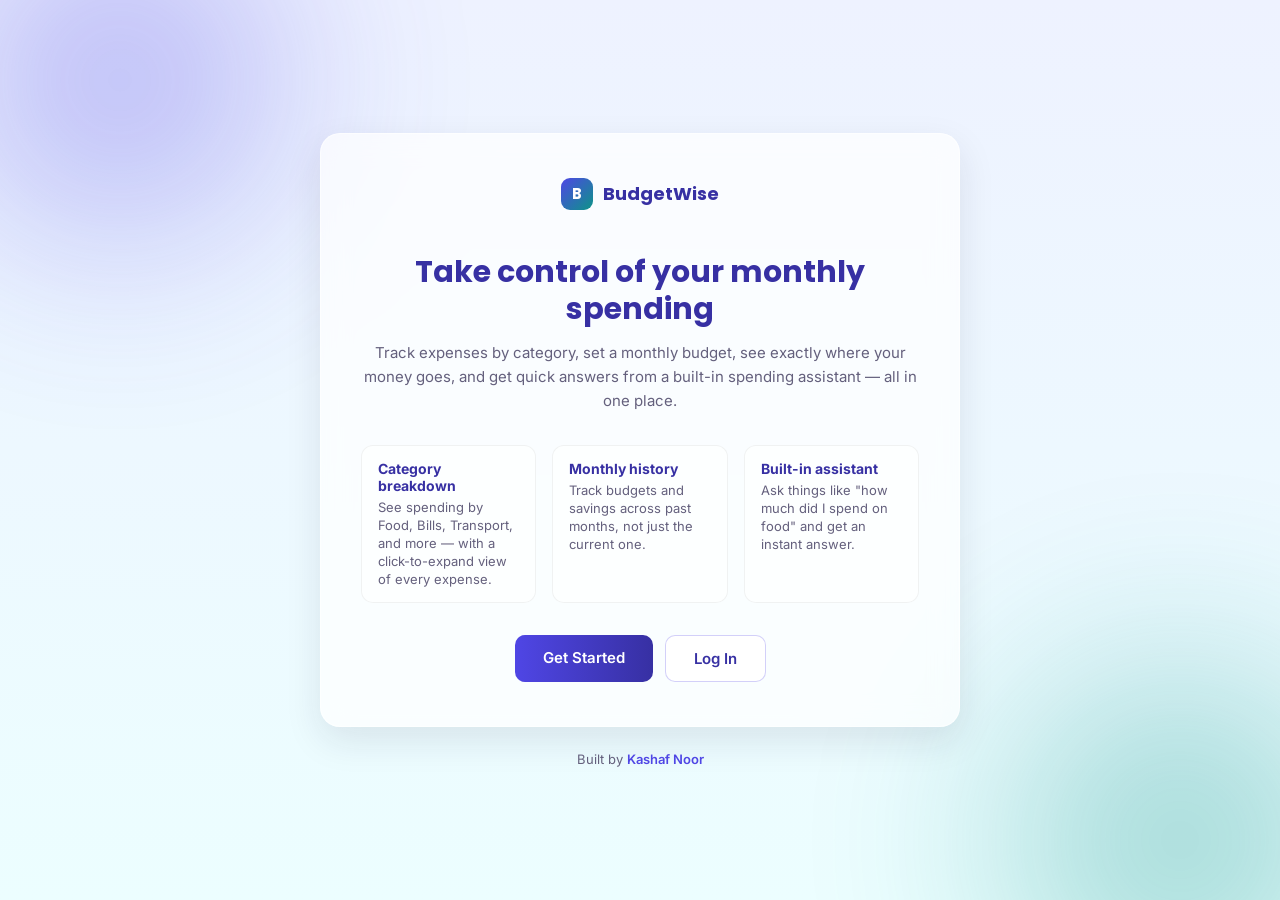
<file: index.html>
<!DOCTYPE html>
<html lang="en">
<head>
  <meta charset="UTF-8">
  <meta name="viewport" content="width=device-width, initial-scale=1.0">
  <title>BudgetWise — Take Control of Your Monthly Spending</title>
  <link rel="stylesheet" href="style.css">
</head>
<body>

<div class="landing">
  <div class="landing-card">
    <div class="brand landing-brand">
      <span class="brand-mark">B</span>
      <span class="brand-name">BudgetWise</span>
    </div>

    <h1 class="landing-title">Take control of your monthly spending</h1>
    <p class="landing-sub">
      Track expenses by category, set a monthly budget, see exactly where your
      money goes, and get quick answers from a built-in spending assistant —
      all in one place.
    </p>

    <div class="landing-features">
      <div class="landing-feature">
        <strong>Category breakdown</strong>
        <span>See spending by Food, Bills, Transport, and more — with a click-to-expand view of every expense.</span>
      </div>
      <div class="landing-feature">
        <strong>Monthly history</strong>
        <span>Track budgets and savings across past months, not just the current one.</span>
      </div>
      <div class="landing-feature">
        <strong>Built-in assistant</strong>
        <span>Ask things like "how much did I spend on food" and get an instant answer.</span>
      </div>
    </div>

    <div class="landing-actions">
      <a href="signup.html" class="landing-btn primary">Get Started</a>
      <a href="login.html" class="landing-btn secondary">Log In</a>
    </div>
  </div>

  <footer class="landing-footer">
    Built by <a href="https://www.linkedin.com/in/kashaf-noor-129700325/" target="_blank" rel="noopener">Kashaf Noor</a>
  </footer>
</div>

</body>
</html>
</file>
<file: style.css>
/* ============================================
   BudgetWise — Design tokens
   Palette: Indigo (#3730A3 / #4F46E5) + Teal (#0D9488) accent
            Soft background: #EEF2FF -> #ECFEFF gradient with blurred blobs
   Type: Poppins (headings/brand) + Inter (body, numbers)
   Signature: soft blurred "growth blob" mesh behind glass cards
   ============================================ */

@import url("https://fonts.googleapis.com/css2?family=Poppins:wght@600;700&family=Inter:wght@400;500;600;700&display=swap");

:root {
  --indigo: #4f46e5;
  --indigo-dark: #3730a3;
  --teal: #0d9488;
  --ink: #1e1b3a;
  --muted: #64607d;
  --danger: #e0455b;
  --card-bg: rgba(255, 255, 255, 0.72);
  --card-border: rgba(255, 255, 255, 0.6);
}

* {
  box-sizing: border-box;
}

body {
  margin: 0;
  font-family: "Inter", sans-serif;
  color: var(--ink);
  min-height: 100vh;
  background: linear-gradient(180deg, #eef2ff 0%, #ecfeff 100%);
  position: relative;
  overflow-x: hidden;
}

/* Soft blurred blobs behind everything — the design's signature */
body::before,
body::after {
  content: "";
  position: fixed;
  border-radius: 50%;
  filter: blur(90px);
  z-index: 0;
  opacity: 0.45;
}
body::before {
  width: 480px;
  height: 480px;
  top: -160px;
  left: -120px;
  background: radial-gradient(circle, var(--indigo) 0%, transparent 70%);
}
body::after {
  width: 520px;
  height: 520px;
  bottom: -200px;
  right: -160px;
  background: radial-gradient(circle, var(--teal) 0%, transparent 70%);
}

h1, h2, h3, h4, .brand-name {
  font-family: "Poppins", sans-serif;
}

/* ============ App shell (sidebar + main) ============ */
.app-shell {
  position: relative;
  z-index: 1;
  display: flex;
  min-height: 100vh;
}

.sidebar {
  width: 220px;
  flex-shrink: 0;
  background: rgba(255, 255, 255, 0.6);
  backdrop-filter: blur(16px);
  border-right: 1px solid var(--card-border);
  display: flex;
  flex-direction: column;
  padding: 24px 16px;
}

.brand {
  display: flex;
  align-items: center;
  gap: 10px;
  padding: 0 8px 24px 8px;
}
.brand-mark {
  width: 32px;
  height: 32px;
  border-radius: 9px;
  background: linear-gradient(135deg, var(--indigo), var(--teal));
  color: white;
  display: flex;
  align-items: center;
  justify-content: center;
  font-family: "Poppins", sans-serif;
  font-weight: 700;
  font-size: 15px;
  flex-shrink: 0;
}
.brand-name {
  font-weight: 700;
  font-size: 18px;
  color: var(--indigo-dark);
}

.nav {
  display: flex;
  flex-direction: column;
  gap: 6px;
  flex: 1;
}
.nav-item {
  display: flex;
  align-items: center;
  gap: 10px;
  width: 100%;
  text-align: left;
  border: none;
  background: transparent;
  padding: 12px 14px;
  border-radius: 10px;
  font-family: "Inter", sans-serif;
  font-size: 14px;
  font-weight: 600;
  color: var(--muted);
  cursor: pointer;
  transition: background 0.15s, color 0.15s;
}
.nav-item:hover {
  background: rgba(79, 70, 229, 0.08);
  color: var(--indigo-dark);
}
.nav-item.active {
  background: linear-gradient(90deg, var(--indigo), var(--indigo-dark));
  color: white;
  box-shadow: 0 4px 14px rgba(79, 70, 229, 0.35);
}
.nav-icon {
  width: 17px;
  height: 17px;
  flex-shrink: 0;
}

.sidebar-footer {
  border-top: 1px solid rgba(0, 0, 0, 0.06);
  padding-top: 16px;
}
.account-info {
  display: flex;
  flex-direction: column;
  gap: 8px;
}
.user-email {
  font-size: 12px;
  color: var(--muted);
  word-break: break-all;
}
.logout-btn {
  border: 1px solid rgba(79, 70, 229, 0.25);
  background: white;
  color: var(--indigo-dark);
  padding: 9px 12px;
  border-radius: 8px;
  font-size: 13px;
  font-weight: 600;
  cursor: pointer;
}
.logout-btn:hover {
  background: rgba(79, 70, 229, 0.06);
}

/* ============ Main content / pages ============ */
.main {
  flex: 1;
  padding: 32px 40px;
  max-width: 1000px;
}

.page {
  display: none;
}
.page.active {
  display: block;
  animation: fadeIn 0.25s ease;
}
@keyframes fadeIn {
  from { opacity: 0; transform: translateY(6px); }
  to { opacity: 1; transform: translateY(0); }
}

.page-header {
  display: flex;
  align-items: center;
  justify-content: space-between;
  flex-wrap: wrap;
  gap: 12px;
  margin-bottom: 24px;
}
.page-header h1 {
  margin: 0;
  font-size: 26px;
  color: var(--indigo-dark);
}

.month-select {
  display: flex;
  align-items: center;
  gap: 10px;
}
.month-select label {
  font-weight: 600;
  font-size: 14px;
  color: var(--muted);
}
.month-select input {
  padding: 8px 12px;
  border: 1px solid rgba(0, 0, 0, 0.1);
  border-radius: 8px;
  font-size: 14px;
  background: white;
}

/* ============ Cards ============ */
.card {
  background: var(--card-bg);
  backdrop-filter: blur(14px);
  border: 1px solid var(--card-border);
  border-radius: 16px;
  padding: 20px;
  box-shadow: 0 8px 24px rgba(30, 27, 58, 0.06);
}
.card h3, .card h4 {
  margin-top: 0;
  color: var(--indigo-dark);
}

.dashboard-grid {
  display: grid;
  grid-template-columns: 1fr 1fr;
  gap: 18px;
}
.summary-card { grid-column: 1 / -1; }
.chart-card { display: flex; justify-content: center; align-items: center; }
.breakdown-card {}

@media (max-width: 760px) {
  .app-shell { flex-direction: column; }
  .sidebar { width: 100%; flex-direction: row; align-items: center; padding: 12px 16px; }
  .nav { flex-direction: row; }
  .sidebar-footer { border-top: none; padding-top: 0; margin-left: auto; }
  .account-info { flex-direction: row; align-items: center; }
  .main { padding: 20px; }
  .dashboard-grid { grid-template-columns: 1fr; }
}

/* ============ Form ============ */
.form-card input,
.form-card select,
.form-card button,
.summary-card input {
  width: 100%;
  padding: 12px 14px;
  margin-top: 10px;
  border-radius: 10px;
  border: 1px solid rgba(0, 0, 0, 0.1);
  font-size: 15px;
  font-family: "Inter", sans-serif;
  background: white;
}
.form-card input:focus,
.form-card select:focus,
.summary-card input:focus {
  outline: none;
  border-color: var(--indigo);
  box-shadow: 0 0 0 4px rgba(79, 70, 229, 0.1);
}
.form-card button {
  background: linear-gradient(90deg, var(--indigo), var(--indigo-dark));
  color: white;
  border: none;
  cursor: pointer;
  font-weight: 600;
  margin-top: 16px;
}
.form-card button:hover {
  opacity: 0.95;
  transform: translateY(-1px);
}
.btn-cancel-edit {
  background: white !important;
  color: var(--muted) !important;
  border: 1px solid rgba(0, 0, 0, 0.12) !important;
  font-weight: 600;
}
.btn-cancel-edit:hover {
  background: rgba(0, 0, 0, 0.03) !important;
  transform: none !important;
}

/* ============ Expense list ============ */
.list {
  list-style: none;
  padding: 0;
  margin: 0;
}
.list li {
  transition: 0.15s;
  margin-bottom: 10px;
  padding: 12px 14px;
  border-radius: 10px;
  background: rgba(255, 255, 255, 0.6);
  border: 1px solid rgba(0, 0, 0, 0.05);
}
.list li:hover {
  transform: scale(1.01);
  background: rgba(255, 255, 255, 0.9);
}

.expense-item {
  display: flex;
  justify-content: space-between;
  align-items: center;
  flex-wrap: wrap;
  gap: 8px;
}
.actions {
  display: flex;
  gap: 8px;
}
.delete-btn,
.edit-btn {
  border: none;
  padding: 8px 12px;
  border-radius: 8px;
  cursor: pointer;
  color: white;
  font-weight: 600;
  font-size: 13px;
}
.delete-btn {
  background: var(--danger);
}
.delete-btn:hover {
  background: #c8384c;
}
.edit-btn {
  background: var(--teal);
}
.edit-btn:hover {
  background: #0b7d72;
}

/* ============ Summary & chart ============ */
.total {
  font-size: 20px;
  font-weight: 700;
  margin-top: 14px;
  color: var(--indigo-dark);
}
.breakdown {
  margin-top: 6px;
}
.break-item-wrap {
  margin-bottom: 8px;
}
.break-item {
  display: flex;
  justify-content: space-between;
  width: 100%;
  padding: 10px 12px;
  border-radius: 10px;
  background: rgba(255, 255, 255, 0.6);
  border: 1px solid rgba(0, 0, 0, 0.05);
  font-weight: 600;
  font-size: 14px;
  font-family: "Inter", sans-serif;
  color: var(--ink);
  cursor: pointer;
  text-align: left;
}
.break-item:hover {
  background: rgba(255, 255, 255, 0.85);
}
.break-count {
  font-weight: 500;
  color: var(--muted);
  font-size: 12px;
}
.break-caret {
  display: inline-block;
  margin-left: 6px;
  font-size: 11px;
  transition: transform 0.15s;
  color: var(--muted);
}
.break-item.open .break-caret {
  transform: rotate(180deg);
}
.break-detail {
  max-height: 0;
  overflow: hidden;
  transition: max-height 0.2s ease;
}
.break-detail.open {
  max-height: 400px;
}
.break-detail-row {
  display: flex;
  justify-content: space-between;
  padding: 8px 16px;
  font-size: 13px;
  color: var(--muted);
  border-bottom: 1px dashed rgba(0, 0, 0, 0.06);
}
.break-detail-row:last-child {
  border-bottom: none;
}

/* ============ Monthly overview (History page) ============ */
.monthly-overview {
  display: flex;
  flex-direction: column;
  gap: 10px;
}
.month-row {
  display: flex;
  justify-content: space-between;
  align-items: center;
  flex-wrap: wrap;
  gap: 10px;
  padding: 14px 16px;
  border-radius: 12px;
  background: rgba(255, 255, 255, 0.6);
  border: 1px solid rgba(0, 0, 0, 0.05);
}
.month-row .month-label {
  font-weight: 700;
  color: var(--indigo-dark);
  min-width: 120px;
}
.month-row .month-stats {
  display: flex;
  gap: 18px;
  flex-wrap: wrap;
  font-size: 13px;
  color: var(--muted);
}
.month-row .month-stats strong {
  color: var(--ink);
}
.month-status {
  font-size: 12px;
  font-weight: 700;
  padding: 4px 10px;
  border-radius: 999px;
}
.month-status.saved {
  background: rgba(13, 148, 136, 0.12);
  color: var(--teal);
}
.month-status.over {
  background: rgba(224, 69, 91, 0.12);
  color: var(--danger);
}
.month-status.neutral {
  background: rgba(100, 96, 125, 0.12);
  color: var(--muted);
}
.empty-note {
  color: var(--muted);
  font-size: 14px;
}

/* ============ Auth pages (login/signup) ============ */
.auth-box {
  max-width: 380px;
  margin: 100px auto;
  background: var(--card-bg);
  backdrop-filter: blur(14px);
  padding: 32px;
  border-radius: 18px;
  border: 1px solid var(--card-border);
  box-shadow: 0 10px 30px rgba(30, 27, 58, 0.1);
  text-align: center;
  position: relative;
  z-index: 1;
}
.auth-box h2 {
  color: var(--indigo-dark);
  margin-top: 0;
}
.auth-box input {
  width: 100%;
  padding: 12px 14px;
  margin-top: 10px;
  border-radius: 10px;
  border: 1px solid rgba(0, 0, 0, 0.1);
  font-size: 15px;
  font-family: "Inter", sans-serif;
}
.auth-box button {
  width: 100%;
  padding: 12px 14px;
  margin-top: 16px;
  border-radius: 10px;
  border: none;
  background: linear-gradient(90deg, var(--indigo), var(--indigo-dark));
  color: white;
  font-weight: 600;
  font-size: 15px;
  cursor: pointer;
}
.auth-box button:disabled {
  opacity: 0.6;
  cursor: not-allowed;
}
.switch-auth {
  margin-top: 14px;
  font-size: 14px;
  color: var(--muted);
}
.switch-auth a {
  color: var(--indigo);
  font-weight: 600;
  text-decoration: none;
}
.auth-error {
  color: var(--danger);
  font-size: 14px;
  min-height: 18px;
  margin-top: 10px;
}

footer {
  text-align: center;
  margin-top: 24px;
  color: var(--muted);
  font-size: 13px;
  position: relative;
  z-index: 1;
}

/* ============ Chatbot widget ============ */
.chatbot-toggle {
  position: fixed;
  bottom: 24px;
  right: 24px;
  width: 56px;
  height: 56px;
  border-radius: 50%;
  border: none;
  background: linear-gradient(135deg, var(--indigo), var(--teal));
  color: white;
  display: flex;
  align-items: center;
  justify-content: center;
  box-shadow: 0 8px 24px rgba(79, 70, 229, 0.35);
  cursor: pointer;
  z-index: 999;
}
.chatbot-panel {
  position: fixed;
  bottom: 90px;
  right: 24px;
  width: 320px;
  max-width: calc(100vw - 32px);
  height: 420px;
  max-height: calc(100vh - 140px);
  background: white;
  border-radius: 16px;
  box-shadow: 0 14px 36px rgba(30, 27, 58, 0.2);
  display: none;
  flex-direction: column;
  overflow: hidden;
  z-index: 999;
}
.chatbot-panel.open {
  display: flex;
}
.chatbot-header {
  background: linear-gradient(90deg, var(--indigo), var(--indigo-dark));
  color: white;
  padding: 14px 16px;
  font-weight: 600;
  display: flex;
  justify-content: space-between;
  align-items: center;
}
.chatbot-header button {
  background: transparent;
  border: none;
  color: white;
  font-size: 16px;
  cursor: pointer;
  padding: 0;
}
.chatbot-messages {
  flex: 1;
  padding: 12px;
  overflow-y: auto;
  display: flex;
  flex-direction: column;
  gap: 8px;
  background: #f8fafc;
}
.chat-msg {
  max-width: 80%;
  padding: 8px 12px;
  border-radius: 12px;
  font-size: 14px;
  line-height: 1.4;
}
.chat-msg.bot {
  background: #eef2ff;
  color: var(--ink);
  align-self: flex-start;
  border-bottom-left-radius: 4px;
}
.chat-msg.user {
  background: var(--indigo);
  color: white;
  align-self: flex-end;
  border-bottom-right-radius: 4px;
}
.chatbot-form {
  display: flex;
  border-top: 1px solid #eef2f7;
  padding: 8px;
  gap: 8px;
}
.chatbot-form input {
  flex: 1;
  padding: 10px 12px;
  border-radius: 8px;
  border: 1px solid rgba(0, 0, 0, 0.1);
  font-size: 14px;
}
.chatbot-form button {
  padding: 10px 14px;
  border-radius: 8px;
  border: none;
  background: var(--indigo);
  color: white;
  font-weight: 600;
  cursor: pointer;
}

/* ============ Toast notifications ============ */
.toast-container {
  position: fixed;
  top: 20px;
  right: 24px;
  display: flex;
  flex-direction: column;
  gap: 10px;
  z-index: 1200;
}
.toast {
  min-width: 220px;
  max-width: 320px;
  padding: 12px 16px;
  border-radius: 10px;
  font-size: 14px;
  font-weight: 600;
  color: white;
  box-shadow: 0 8px 20px rgba(30, 27, 58, 0.18);
  opacity: 0;
  transform: translateX(20px);
  transition: opacity 0.2s ease, transform 0.2s ease;
}
.toast-show {
  opacity: 1;
  transform: translateX(0);
}
.toast-success {
  background: linear-gradient(90deg, var(--teal), #0b7d72);
}
.toast-danger {
  background: linear-gradient(90deg, var(--danger), #c8384c);
}

/* ============ Landing page ============ */
.landing {
  position: relative;
  z-index: 1;
  min-height: 100vh;
  display: flex;
  flex-direction: column;
  align-items: center;
  justify-content: center;
  padding: 40px 20px;
}
.landing-card {
  max-width: 640px;
  width: 100%;
  background: var(--card-bg);
  backdrop-filter: blur(14px);
  border: 1px solid var(--card-border);
  border-radius: 20px;
  padding: 44px 40px;
  box-shadow: 0 14px 36px rgba(30, 27, 58, 0.1);
  text-align: center;
}
.landing-brand {
  justify-content: center;
  margin-bottom: 20px;
}
.landing-title {
  font-size: 30px;
  margin: 0 0 12px 0;
  color: var(--indigo-dark);
  line-height: 1.25;
}
.landing-sub {
  color: var(--muted);
  font-size: 15px;
  line-height: 1.6;
  margin: 0 0 32px 0;
}
.landing-features {
  display: grid;
  grid-template-columns: repeat(auto-fit, minmax(160px, 1fr));
  gap: 16px;
  text-align: left;
  margin-bottom: 32px;
}
.landing-feature {
  background: rgba(255, 255, 255, 0.6);
  border: 1px solid rgba(0, 0, 0, 0.05);
  border-radius: 12px;
  padding: 14px 16px;
  display: flex;
  flex-direction: column;
  gap: 4px;
}
.landing-feature strong {
  color: var(--indigo-dark);
  font-size: 14px;
}
.landing-feature span {
  color: var(--muted);
  font-size: 13px;
  line-height: 1.4;
}
.landing-actions {
  display: flex;
  gap: 12px;
  justify-content: center;
  flex-wrap: wrap;
}
.landing-btn {
  padding: 13px 28px;
  border-radius: 10px;
  font-weight: 600;
  font-size: 15px;
  text-decoration: none;
  display: inline-block;
}
.landing-btn.primary {
  background: linear-gradient(90deg, var(--indigo), var(--indigo-dark));
  color: white;
}
.landing-btn.primary:hover {
  opacity: 0.95;
}
.landing-btn.secondary {
  background: white;
  color: var(--indigo-dark);
  border: 1px solid rgba(79, 70, 229, 0.25);
}
.landing-btn.secondary:hover {
  background: rgba(79, 70, 229, 0.06);
}
.landing-footer {
  margin-top: 24px;
  font-size: 13px;
  color: var(--muted);
}
.landing-footer a {
  color: var(--indigo);
  text-decoration: none;
  font-weight: 600;
}
</file>
